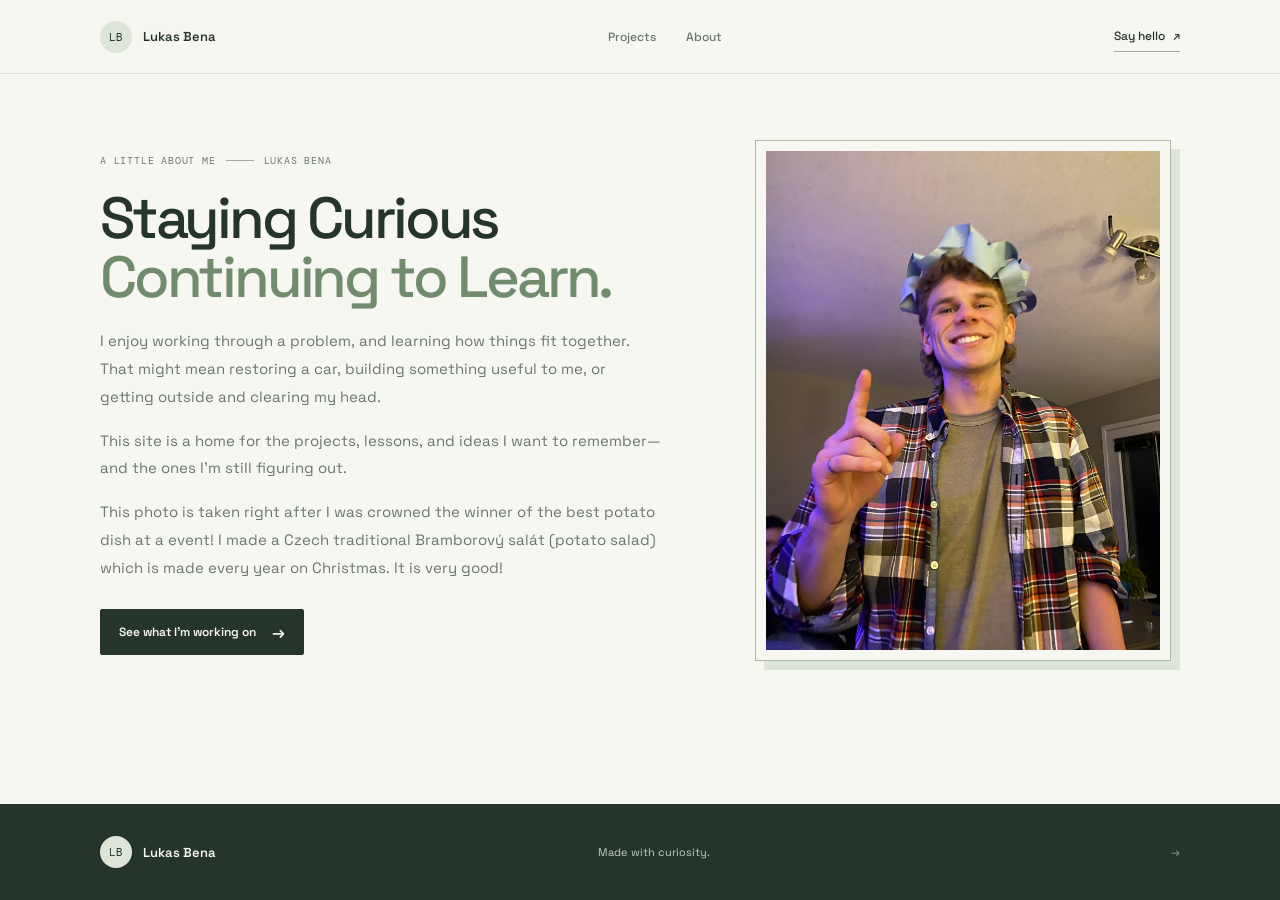
<file: about.html>
<!doctype html>
<html lang="en">
  <head>
    <meta charset="utf-8" />
    <meta name="viewport" content="width=device-width, initial-scale=1" />
    <meta name="theme-color" content="#f7f7f2" />
    <meta name="description" content="Get to know Lukas Bena: a hands-on maker, runner, and explorer." />
    <title>About | Lukas Bena</title>
    <link rel="preconnect" href="https://fonts.googleapis.com" />
    <link rel="preconnect" href="https://fonts.gstatic.com" crossorigin />
    <link href="https://fonts.googleapis.com/css2?family=DM+Mono:wght@400;500&family=Space+Grotesk:wght@400;500;600;700&display=swap" rel="stylesheet" />
    <link rel="stylesheet" href="styles.css" />
  </head>
  <body class="story-page">
    <header class="site-header">
      <a class="wordmark" href="index.html#top" aria-label="Lukas Bena home"><span class="wordmark-mark">LB</span><span>Lukas Bena</span></a>
      <nav class="main-nav" aria-label="Main navigation">
        <a href="index.html#projects">Projects</a>
        <a href="about.html" aria-current="page">About</a>
      </nav>
      <a class="contact-link" href="mailto:lukas.bena4@gmail.com">Say hello <span aria-hidden="true">↗</span></a>
    </header>

    <main class="story-content section-wrap">
      <section class="about-layout" aria-labelledby="about-title">
        <div class="about-copy">
          <p class="eyebrow">A LITTLE ABOUT ME <span class="eyebrow-rule"></span> LUKAS BENA</p>
          <h1 id="about-title">Staying Curious<br /><span>Continuing to Learn.</span></h1>
          <p class="story-lead">I enjoy working through a problem, and learning how things fit together. That might mean restoring a car, building something useful to me, or getting outside and clearing my head.</p>
          <p class="story-lead">This site is a home for the projects, lessons, and ideas I want to remember—and the ones I’m still figuring out.</p>
<p class="story-lead">This photo is taken right after I was crowned the winner of the best potato dish at a event! I made a Czech traditional Bramborový salát (potato salad) which is made every year on Christmas. It is very good!</p>         
          <a class="button-link" href="index.html#projects">See what I’m working on <span aria-hidden="true">→</span></a>
        </div>
        <figure class="about-photo">
          <img src="images/IMG_3708.jpg" alt="Lukas Bena" />
        </figure>
      </section>

    </main>

    <footer class="site-footer">
      <div class="footer-inner section-wrap">
        <a class="wordmark footer-wordmark" href="index.html#top"><span class="wordmark-mark">LB</span><span>Lukas Bena</span></a>
        <p>Made with curiosity.</p>
        <a class="detail-back-link" href="index.html">Back to home <span aria-hidden="true">→</span></a>
      </div>
    </footer>
  </body>
</html>
</file>
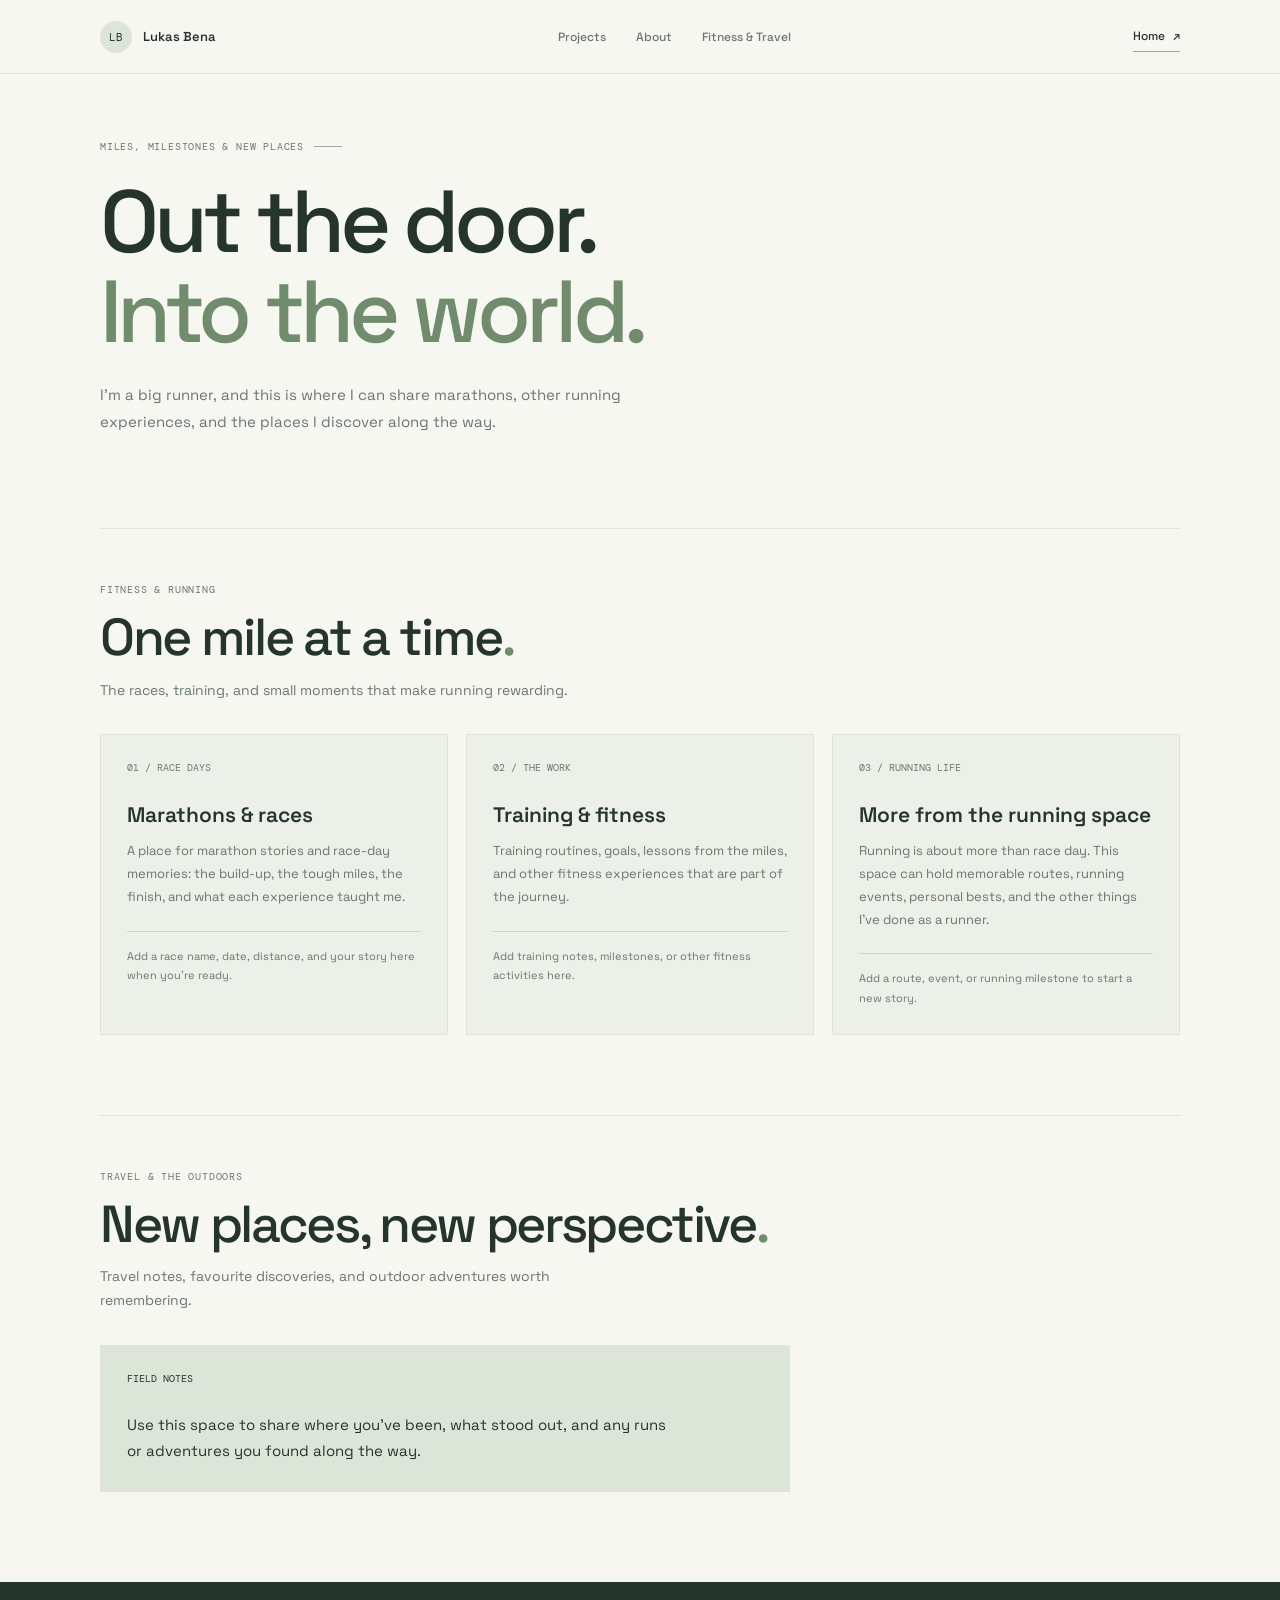
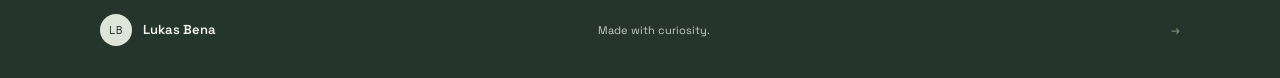
<file: fitness-travel.html>
<!doctype html>
<html lang="en">
  <head>
    <meta charset="utf-8" />
    <meta name="viewport" content="width=device-width, initial-scale=1" />
    <meta name="theme-color" content="#f3f6f0" />
    <meta name="description" content="Lukas Bena's running, marathon, fitness, and travel stories." />
    <title>Fitness &amp; Travel | Lukas Bena</title>
    <link rel="preconnect" href="https://fonts.googleapis.com" />
    <link rel="preconnect" href="https://fonts.gstatic.com" crossorigin />
    <link href="https://fonts.googleapis.com/css2?family=DM+Mono:wght@400;500&family=Space+Grotesk:wght@400;500;600;700&display=swap" rel="stylesheet" />
    <link rel="stylesheet" href="styles.css" />
  </head>
  <body class="story-page">
    <header class="site-header">
      <a class="wordmark" href="index.html#top" aria-label="Lukas Bena home"><span class="wordmark-mark">LB</span><span>Lukas Bena</span></a>
      <nav class="main-nav" aria-label="Main navigation">
        <a href="index.html#projects">Projects</a>
        <a href="about.html">About</a>
        <a href="fitness-travel.html" aria-current="page">Fitness &amp; Travel</a>
      </nav>
      <a class="contact-link" href="index.html#top">Home <span aria-hidden="true">↗</span></a>
    </header>

    <main class="story-content section-wrap">
      <section class="story-hero" aria-labelledby="fitness-title">
        <p class="eyebrow">MILES, MILESTONES &amp; NEW PLACES <span class="eyebrow-rule"></span></p>
        <h1 id="fitness-title">Out the door.<br /><span>Into the world.</span></h1>
        <p class="story-lead">I’m a big runner, and this is where I can share marathons, other running experiences, and the places I discover along the way.</p>
      </section>

      <section class="story-section" id="running" aria-labelledby="running-title">
        <div class="story-section-heading">
          <p class="eyebrow">FITNESS &amp; RUNNING</p>
          <h2 id="running-title">One mile at a time<span class="accent-dot">.</span></h2>
          <p class="story-section-intro">The races, training, and small moments that make running rewarding.</p>
        </div>
        <div class="story-grid">
          <article class="story-card story-card-feature">
            <span class="story-card-number">01 / RACE DAYS</span>
            <h3>Marathons &amp; races</h3>
            <p>A place for marathon stories and race-day memories: the build-up, the tough miles, the finish, and what each experience taught me.</p>
            <p class="story-prompt">Add a race name, date, distance, and your story here when you’re ready.</p>
          </article>
          <article class="story-card">
            <span class="story-card-number">02 / THE WORK</span>
            <h3>Training &amp; fitness</h3>
            <p>Training routines, goals, lessons from the miles, and other fitness experiences that are part of the journey.</p>
            <p class="story-prompt">Add training notes, milestones, or other fitness activities here.</p>
          </article>
          <article class="story-card">
            <span class="story-card-number">03 / RUNNING LIFE</span>
            <h3>More from the running space</h3>
            <p>Running is about more than race day. This space can hold memorable routes, running events, personal bests, and the other things I’ve done as a runner.</p>
            <p class="story-prompt">Add a route, event, or running milestone to start a new story.</p>
          </article>
        </div>
      </section>

      <section class="story-section travel-section" id="travel" aria-labelledby="travel-title">
        <div class="story-section-heading">
          <p class="eyebrow">TRAVEL &amp; THE OUTDOORS</p>
          <h2 id="travel-title">New places, new perspective<span class="accent-dot">.</span></h2>
          <p class="story-section-intro">Travel notes, favourite discoveries, and outdoor adventures worth remembering.</p>
        </div>
        <div class="travel-note">
          <span class="story-card-number">FIELD NOTES</span>
          <p>Use this space to share where you’ve been, what stood out, and any runs or adventures you found along the way.</p>
        </div>
      </section>
    </main>

    <footer class="site-footer">
      <div class="footer-inner section-wrap">
        <a class="wordmark footer-wordmark" href="index.html#top"><span class="wordmark-mark">LB</span><span>Lukas Bena</span></a>
        <p>Made with curiosity.</p>
        <a class="detail-back-link" href="index.html">Back to home <span aria-hidden="true">→</span></a>
      </div>
    </footer>
  </body>
</html>
</file>
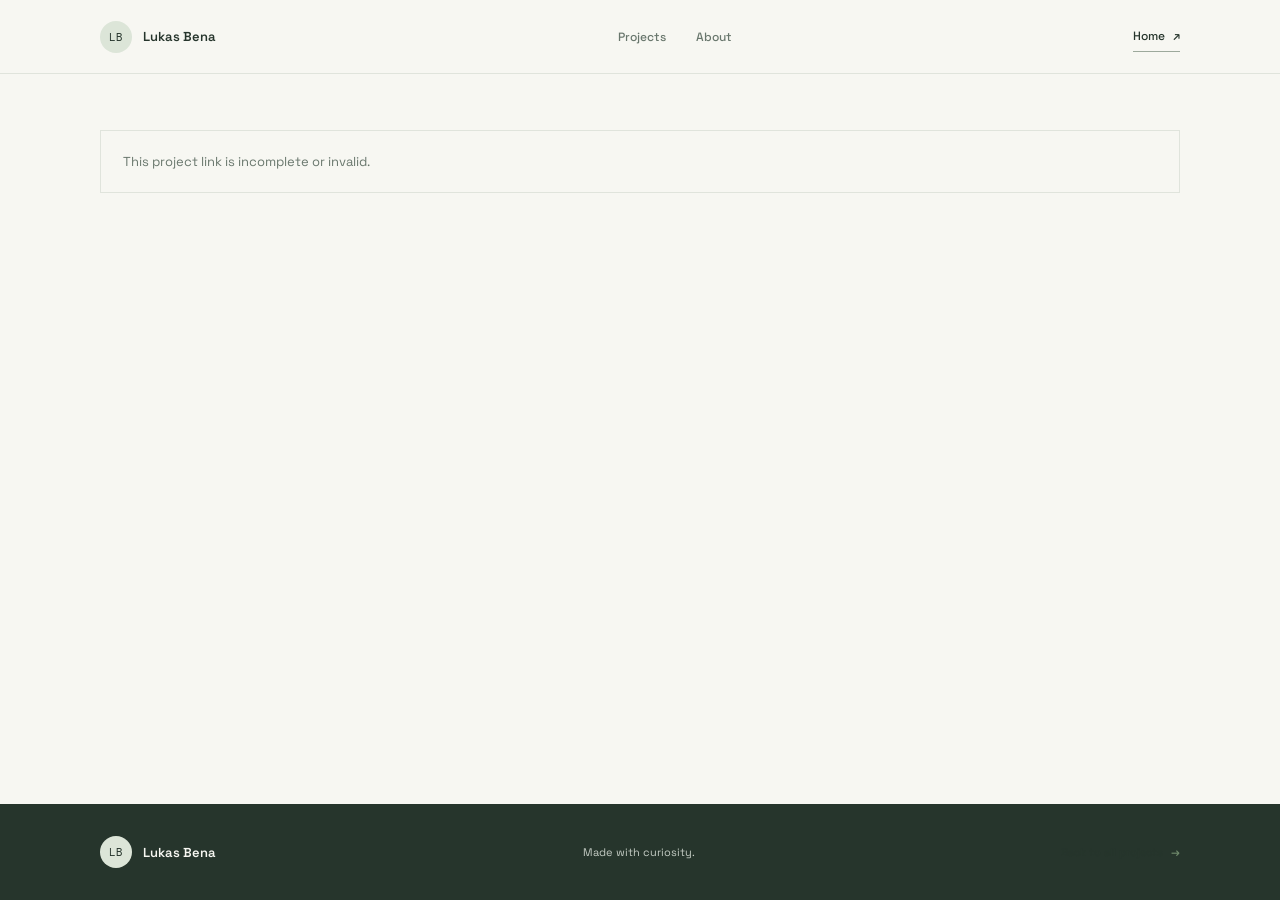
<file: project.html>
<!doctype html>
<html lang="en">
  <head>
    <meta charset="utf-8" />
    <meta name="viewport" content="width=device-width, initial-scale=1" />
    <meta name="theme-color" content="#f3f6f0" />
    <meta name="description" content="Project details from Lukas Bena's portfolio." />
    <title>Project | Lukas Bena</title>
    <link rel="preconnect" href="https://fonts.googleapis.com" />
    <link rel="preconnect" href="https://fonts.gstatic.com" crossorigin />
    <link href="https://fonts.googleapis.com/css2?family=DM+Mono:wght@400;500&family=Space+Grotesk:wght@400;500;600;700&display=swap" rel="stylesheet" />
    <link rel="stylesheet" href="styles.css" />
    <script src="project.js" defer></script>
  </head>
  <body class="project-detail-page">
    <header class="site-header">
      <a class="wordmark" href="index.html#top" aria-label="Lukas Bena home"><span class="wordmark-mark">LB</span><span>Lukas Bena</span></a>
      <nav class="main-nav" aria-label="Main navigation">
        <a href="index.html#projects">Projects</a>
        <a href="about.html">About</a>
      </nav>
      <a class="contact-link" href="index.html#top">Home <span aria-hidden="true">↗</span></a>
    </header>

    <main class="project-detail section-wrap" id="project-detail" aria-live="polite">
      <p class="load-error">Loading project…</p>
    </main>

    <footer class="site-footer">
      <div class="footer-inner section-wrap">
        <a class="wordmark footer-wordmark" href="index.html#top"><span class="wordmark-mark">LB</span><span>Lukas Bena</span></a>
        <p>Made with curiosity.</p>
        <a class="detail-back-link" href="index.html#projects">Back to all projects <span aria-hidden="true">→</span></a>
      </div>
    </footer>
    <noscript><p class="noscript-note">Turn on JavaScript to see the project details.</p></noscript>
  </body>
</html>
</file>
<file: styles.css>
:root {
  color-scheme: light;
  --paper: #f7f7f2;
  --ink: #26352c;
  --muted: #69776d;
  --line: #e0e4dc;
  --forest: #718b6d;
  --forest-light: #dce5d8;
  --soft-green: #e6ebe2;
  --soft-sand: #e9e5d2;
  --font-display: "Space Grotesk", sans-serif;
  --font-mono: "DM Mono", monospace;
}

* { box-sizing: border-box; }
html { scroll-behavior: smooth; scroll-padding-top: 88px; }
body {
  margin: 0;
  background: var(--paper);
  color: var(--ink);
  font-family: var(--font-display);
  -webkit-font-smoothing: antialiased;
}
a { color: inherit; }
h1, h2, h3, p { margin-top: 0; }
.section-wrap { width: min(1080px, calc(100% - 64px)); margin-inline: auto; }

.site-header {
  height: 74px;
  padding-inline: max(32px, calc((100% - 1080px) / 2));
  display: flex;
  align-items: center;
  justify-content: space-between;
  border-bottom: 1px solid var(--line);
  background: var(--paper);
}
.wordmark { display: inline-flex; gap: 11px; align-items: center; text-decoration: none; font-size: 13px; font-weight: 600; }
.wordmark-mark {
  width: 32px;
  height: 32px;
  display: grid;
  place-items: center;
  border-radius: 50%;
  background: var(--forest-light);
  color: var(--ink);
  font: 11px var(--font-mono);
}
.main-nav { display: flex; align-items: center; gap: 30px; }
.main-nav a, .contact-link { font-size: 12px; font-weight: 500; text-decoration: none; }
.main-nav a { color: var(--muted); transition: color 160ms ease; }
.main-nav a:hover, .contact-link:hover, .social-links a:hover { color: var(--forest); }
.contact-link { padding: 7px 0; border-bottom: 1px solid #9da99c; }
.contact-link span { margin-left: 5px; }

.construction-banner {
  display: grid;
  grid-template-columns: 1fr auto;
  align-items: center;
  gap: 28px;
  margin-top: 26px;
  padding: 22px 28px;
  border: 1px solid #dcd7bd;
  background: #f0eee3;
}
.construction-copy .eyebrow { margin-bottom: 12px; }
.construction-copy h2 { font-size: clamp(25px, 3vw, 36px); }
.construction-copy > p:last-child { margin: 10px 0 0; color: var(--muted); font-size: 13px; line-height: 1.6; }
.construction-meme { width: 220px; margin: 0; text-align: center; }
.construction-meme svg { width: 100%; height: auto; display: block; }
.construction-meme figcaption { margin-top: 7px; color: var(--muted); font: 9px var(--font-mono); }

.intro {
  min-height: 580px;
  position: relative;
  display: grid;
  grid-template-columns: 1.1fr 0.9fr;
  align-items: center;
  gap: 64px;
  padding-top: 75px;
  padding-bottom: 90px;
}
.intro-copy { position: relative; z-index: 1; }
.eyebrow {
  display: flex;
  align-items: center;
  gap: 10px;
  margin: 0;
  color: var(--muted);
  font: 10px var(--font-mono);
  letter-spacing: 0.08em;
}
.status-dot { width: 8px; height: 8px; border-radius: 50%; background: var(--forest); box-shadow: 0 0 0 4px #718b6d20; }
h1 {
  margin: 22px 0 20px;
  font-size: clamp(46px, 5vw, 58px);
  font-weight: 500;
  line-height: 1.02;
  letter-spacing: -0.055em;
}
h1 span, .story-hero h1 span { color: var(--forest); }
.intro-description { max-width: 470px; margin-bottom: 26px; color: var(--muted); font-size: 15px; line-height: 1.8; }
.intro-actions { display: flex; align-items: center; flex-wrap: wrap; gap: 22px; }
.button-link {
  min-height: 46px;
  display: inline-flex;
  align-items: center;
  justify-content: center;
  gap: 16px;
  padding: 0 18px;
  border: 1px solid var(--ink);
  border-radius: 2px;
  background: var(--ink);
  color: var(--paper);
  text-decoration: none;
  font-size: 12px;
  font-weight: 600;
  transition: background 160ms ease, color 160ms ease;
}
.button-link:hover { background: transparent; color: var(--ink); }
.button-link span { font-size: 16px; }
.text-link { display: inline-flex; align-items: center; gap: 10px; padding-bottom: 5px; border-bottom: 1px solid var(--ink); text-decoration: none; font-size: 12px; font-weight: 600; }
.text-link span { font-size: 16px; transition: transform 160ms ease; }
.text-link:hover span { transform: translateX(3px); }
.intro-art { width: 100%; max-width: 440px; aspect-ratio: 1.03 / 1; position: relative; justify-self: end; overflow: hidden; background: var(--forest-light); }
.art-landscape { width: 100%; height: 100%; display: block; object-fit: cover; filter: saturate(0.78); }
.art-overlay { position: absolute; inset: 0; background: linear-gradient(180deg, #10231b00 35%, #15271fc9 100%); }
.art-copy { position: absolute; left: 8%; bottom: 8%; color: white; }
.art-copy span, .art-caption { font: 9px var(--font-mono); letter-spacing: 0.1em; }
.art-copy strong { display: block; margin-top: 12px; font-size: clamp(30px, 3.5vw, 42px); font-weight: 500; line-height: 1; letter-spacing: -0.04em; }
.art-caption { position: absolute; top: 8%; right: 7%; color: white; writing-mode: vertical-rl; }
.intro-index { position: absolute; left: 0; bottom: 30px; display: flex; gap: 18px; color: var(--muted); font: 9px var(--font-mono); letter-spacing: 0.1em; }

.projects-section { padding-top: 75px; padding-bottom: 105px; }
.section-heading { display: flex; align-items: end; justify-content: space-between; gap: 32px; margin-bottom: 30px; }
.section-heading .eyebrow { margin-bottom: 14px; }
.eyebrow-rule { width: 28px; height: 1px; display: inline-block; background: #9daaa1; }
h2 { margin: 0; font-size: clamp(34px, 4.5vw, 48px); font-weight: 500; line-height: 1.05; letter-spacing: -0.045em; }
.accent-dot { color: var(--forest); }
.section-note { width: 275px; margin-bottom: 5px; color: var(--muted); font-size: 12px; line-height: 1.75; }
.project-grid { display: grid; grid-template-columns: repeat(3, minmax(0, 1fr)); gap: 32px 24px; }
.project-card { min-width: 0; position: relative; }
.project-visual { position: relative; aspect-ratio: 6 / 5; overflow: hidden; background: var(--soft-green); }
.project-visual img { width: 100%; height: 100%; display: block; object-fit: cover; filter: saturate(0.86); transition: transform 500ms cubic-bezier(.2,.7,.2,1); }
.project-visual video { width: 100%; height: 100%; position: relative; z-index: 2; display: block; object-fit: cover; }
.project-card:hover .project-visual img { transform: scale(1.035); }
.project-number, .example-label {
  position: absolute;
  top: 13px;
  z-index: 1;
  padding: 7px 9px;
  background: var(--paper);
  color: var(--ink);
  font: 9px var(--font-mono);
  letter-spacing: 0.06em;
}
.project-number { left: 13px; }
.example-label { right: 13px; background: var(--soft-sand); }
.project-image-empty {
  width: 100%;
  height: 100%;
  display: grid;
  place-items: center;
  background: linear-gradient(145deg, #edf0e9, #e1e8df);
  color: #78877b;
  font: 10px var(--font-mono);
  letter-spacing: 0.12em;
  text-align: center;
}
.project-meta { display: flex; justify-content: space-between; gap: 10px; margin-top: 16px; color: var(--muted); font: 9px var(--font-mono); letter-spacing: 0.06em; }
.project-card h3 { margin: 9px 0 6px; font-size: 18px; font-weight: 600; line-height: 1.25; letter-spacing: -0.02em; }
.project-card h3 span { color: var(--forest); font-size: 15px; }
.project-card > p { max-width: 320px; margin: 0; color: var(--muted); font-size: 12px; line-height: 1.75; }
.project-detail-link, .detail-back-link { display: inline-flex; align-items: center; gap: 8px; color: var(--ink); text-decoration: none; font-size: 11px; font-weight: 600; }
.project-detail-link { margin-top: 14px; padding-bottom: 4px; border-bottom: 1px solid var(--ink); }
.project-detail-link span, .detail-back-link span { color: var(--forest); }
.project-card-overlay { position: absolute; inset: 0; z-index: 1; }
.project-card-overlay:focus-visible { outline: 2px solid var(--forest); outline-offset: 4px; }
.project-detail-page { min-height: 100vh; display: flex; flex-direction: column; }
.project-detail-page > main { flex: 1; }
.project-detail { padding-top: 56px; padding-bottom: 90px; }
.project-detail-heading { margin-top: 34px; margin-bottom: 30px; }
.project-detail-heading .eyebrow { gap: 12px; }
.project-detail-heading h1 { margin-top: 16px; font-size: clamp(48px, 8vw, 82px); letter-spacing: -0.05em; overflow-wrap: anywhere; }
.project-detail-heading h1 span { color: var(--forest); }
.project-detail-media { max-height: 620px; overflow: hidden; background: var(--soft-green); }
.project-detail-media video, .project-detail-image-link {
  width: 100%;
  max-height: 620px;
  display: block;
  object-fit: contain;
}
.project-detail-image-link { display: block; }
.project-detail-image-link img { margin-inline: auto; }
.project-gallery { max-width: 860px; margin-inline: auto; }
.project-gallery:focus-visible { outline: 2px solid var(--forest); outline-offset: 4px; }
.project-gallery-stage {
  position: relative;
  width: 100%;
  aspect-ratio: 3 / 4;
  max-height: min(75vh, 640px);
  overflow: hidden;
  border: 1px solid var(--line);
  background: var(--soft-green);
}
.project-gallery-slide { width: 100%; height: 100%; display: grid; place-items: center; }
.project-gallery-slide[hidden] { display: none; }
.project-gallery-slide video, .project-gallery-image-link { width: 100%; height: 100%; display: block; }
.project-gallery-slide video, .project-gallery-image-link img { object-fit: contain; }
.project-gallery-image-link { display: grid; place-items: center; }
.project-gallery-image-link img { width: 100%; height: 100%; }
.project-gallery-control {
  width: 44px;
  height: 44px;
  position: absolute;
  top: 50%;
  display: grid;
  place-items: center;
  border: 1px solid var(--line);
  border-radius: 50%;
  background: var(--paper);
  color: var(--ink);
  box-shadow: 0 2px 8px #26352c30;
  cursor: pointer;
  transform: translateY(-50%);
}
.project-gallery-control:hover { background: var(--forest-light); }
.project-gallery-control:focus-visible { outline: 2px solid var(--forest); outline-offset: 3px; }
.project-gallery-control span { font-size: 22px; line-height: 1; }
.project-gallery-previous { left: 14px; }
.project-gallery-next { right: 14px; }
.project-gallery-footer { display: flex; flex-wrap: wrap; justify-content: space-between; gap: 16px; padding-top: 10px; color: var(--muted); font: 10px var(--font-mono); }
.project-gallery-position { color: var(--ink); }
.project-gallery-hint { text-align: right; }
.project-detail-copy { max-width: 680px; padding-top: 30px; }
.project-detail-copy > p { color: var(--muted); font-size: 16px; line-height: 1.8; white-space: pre-line; }
.project-detail-copy .text-link { margin-top: 8px; }

.story-page { min-height: 100vh; display: flex; flex-direction: column; }
.story-content { flex: 1; padding-top: 66px; padding-bottom: 90px; }
.story-hero { padding-bottom: 76px; }
.story-hero h1 { margin: 24px 0; font-size: clamp(52px, 8vw, 88px); }
.story-lead { max-width: 580px; margin-bottom: 16px; color: var(--muted); font-size: 15px; line-height: 1.85; }
.about-layout {
  min-height: 510px;
  display: grid;
  grid-template-columns: 1.15fr 0.85fr;
  align-items: center;
  gap: clamp(40px, 8vw, 100px);
}
.about-copy h1 { margin-top: 22px; font-size: clamp(46px, 5vw, 58px); }
.about-copy .button-link { margin-top: 12px; }
.about-photo {
  width: 100%;
  max-width: 430px;
  aspect-ratio: 4 / 5;
  justify-self: end;
  overflow: hidden;
  margin: 0 9px 9px 0;
  padding: 10px;
  border: 1px solid #aeb9aa;
  background: var(--paper);
  box-shadow: 9px 9px 0 var(--forest-light);
}
.about-photo img { width: 100%; height: 100%; display: block; object-fit: cover; }

.story-section { padding-top: 54px; border-top: 1px solid var(--line); }
.story-section-heading { max-width: 690px; margin-bottom: 32px; }
.story-section-heading .eyebrow { margin-bottom: 14px; }
.story-section-heading h2 { font-size: clamp(34px, 5vw, 52px); }
.story-section-intro { max-width: 520px; margin: 14px 0 0; color: var(--muted); font-size: 14px; line-height: 1.7; }
.story-grid { display: grid; grid-template-columns: repeat(3, minmax(0, 1fr)); gap: 18px; }
.story-card, .travel-note { min-width: 0; padding: 26px; border: 1px solid var(--line); background: #edf0e9; }
.story-card-number { display: block; margin-bottom: 27px; color: var(--muted); font: 10px var(--font-mono); }
.story-card h3 { margin-bottom: 12px; font-size: 21px; font-weight: 600; }
.story-card p, .travel-note p { color: var(--muted); font-size: 13px; line-height: 1.75; }
.story-prompt { margin: 22px 0 0; padding-top: 15px; border-top: 1px solid #cbd6cd; font-size: 11px !important; }
.travel-section { margin-top: 80px; }
.travel-note { max-width: 690px; background: var(--forest-light); }
.travel-note .story-card-number { color: var(--ink); }
.travel-note p { max-width: 540px; margin: 0; color: var(--ink); font-size: 15px; }

.site-footer { background: var(--ink); color: var(--paper); }
.footer-inner { min-height: 96px; display: flex; align-items: center; justify-content: space-between; gap: 20px; }
.footer-wordmark .wordmark-mark { background: var(--forest-light); color: var(--ink); }
.footer-inner > p { margin: 0; color: #c5cdc5; font-size: 11px; }
.social-links { display: flex; gap: 20px; }
.social-links a { color: var(--paper); text-decoration: none; font-size: 11px; transition: color 160ms ease; }
.social-links a span { color: #c9d4c3; }
.load-error { padding: 22px; border: 1px solid var(--line); color: var(--muted); font-size: 13px; }
.noscript-note { padding: 15px; background: var(--soft-sand); text-align: center; }
a:focus-visible { outline: 2px solid var(--forest); outline-offset: 4px; }

@media (max-width: 760px) {
  .section-wrap { width: min(100% - 40px, 560px); }
  .site-header { height: auto; min-height: 66px; flex-wrap: wrap; gap: 10px; padding: 10px 20px; }
  .main-nav { gap: 17px; }
  .main-nav a { font-size: 11px; }
  .contact-link { display: none; }
  .main-nav { order: 3; width: 100%; justify-content: space-between; overflow-x: auto; padding-bottom: 3px; }
  .construction-banner { grid-template-columns: 1fr auto; gap: 18px; padding: 20px; }
  .construction-meme { width: 170px; }
  .intro { min-height: auto; grid-template-columns: 1fr; gap: 34px; padding-top: 58px; padding-bottom: 72px; }
  h1 { font-size: clamp(49px, 11vw, 72px); }
  .intro-description { max-width: 430px; font-size: 14px; }
  .intro-art { width: min(100%, 430px); justify-self: start; }
  .art-copy strong { font-size: clamp(28px, 7vw, 38px); }
  .intro-index { bottom: 24px; }
  .projects-section { padding-top: 62px; padding-bottom: 78px; }
  .section-heading { align-items: start; flex-direction: column; gap: 12px; }
  .section-note { width: auto; max-width: 370px; }
  .project-grid { grid-template-columns: 1fr 1fr; gap: 28px 16px; }
  .project-card:last-child:nth-child(odd) { grid-column: 1 / -1; }
  .project-card h3 { font-size: 16px; }
  .project-card > p { font-size: 11px; }
  .story-content { padding-top: 48px; padding-bottom: 70px; }
  .story-hero { padding-bottom: 55px; }
  .story-lead { font-size: 14px; }
  .about-layout { min-height: auto; grid-template-columns: 1fr; gap: 36px; }
  .about-copy h1 { font-size: clamp(47px, 10vw, 64px); }
  .story-grid { grid-template-columns: 1fr 1fr; }
  .story-card { padding: 20px; }
  .travel-section { margin-top: 56px; }
  .footer-inner { min-height: 125px; flex-wrap: wrap; padding-block: 22px; }
  .footer-inner > p { order: 3; width: 100%; }
  .social-links { gap: 13px; }
}

@media (max-width: 410px) {
  .section-wrap { width: calc(100% - 32px); }
  .site-header { padding-inline: 16px; }
  .wordmark { gap: 7px; font-size: 12px; }
  .wordmark-mark { width: 29px; height: 29px; }
  .construction-banner { grid-template-columns: 1fr; }
  .construction-meme { width: min(220px, 100%); justify-self: center; }
  .main-nav { gap: 14px; justify-content: flex-start; }
  .main-nav a { font-size: 10px; }
  .project-grid { grid-template-columns: 1fr; gap: 32px; }
  .project-card:last-child:nth-child(odd) { grid-column: auto; }
  .intro-actions { align-items: start; flex-direction: column; gap: 16px; }
  .intro-index { font-size: 8px; }
  .story-grid { grid-template-columns: 1fr; }
}

@media (prefers-reduced-motion: reduce) {
  *, *::before, *::after {
    scroll-behavior: auto !important;
    animation-duration: 0.01ms !important;
    animation-iteration-count: 1 !important;
    transition-duration: 0.01ms !important;
  }
}
</file>
